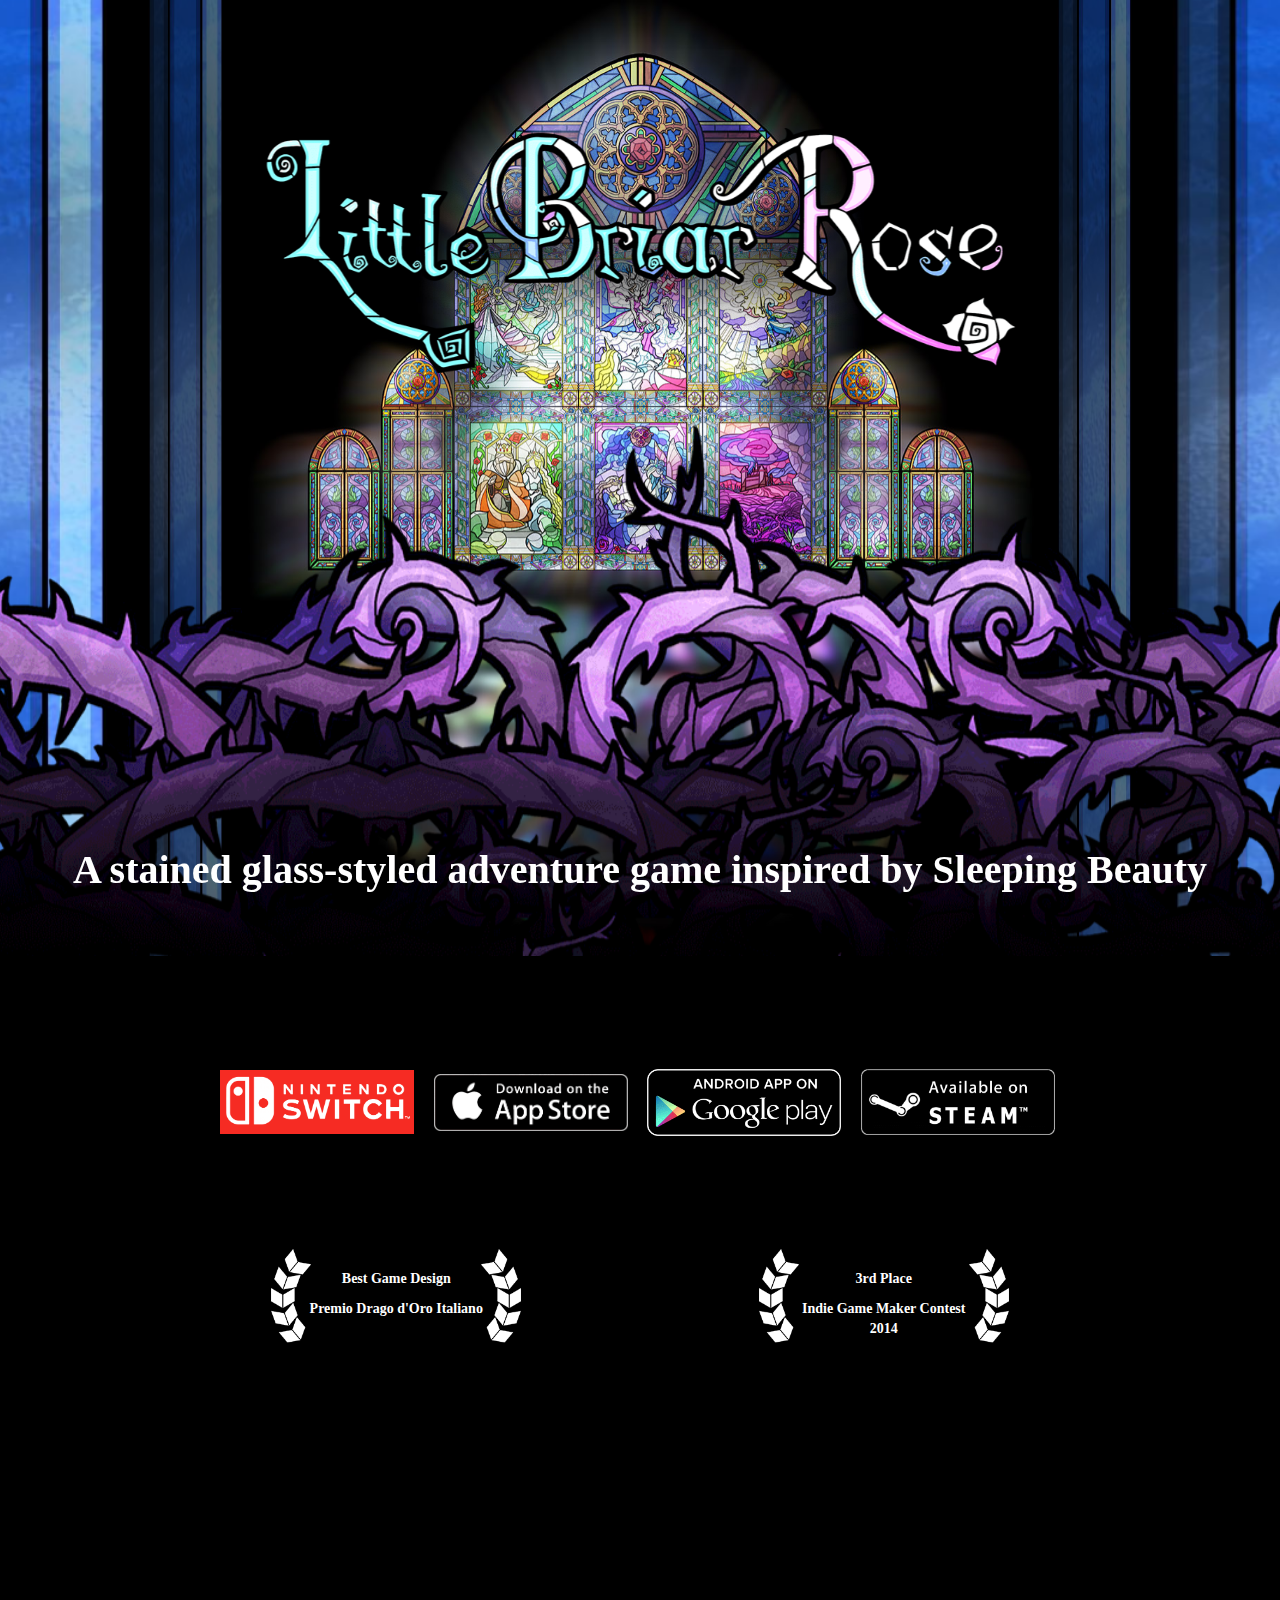
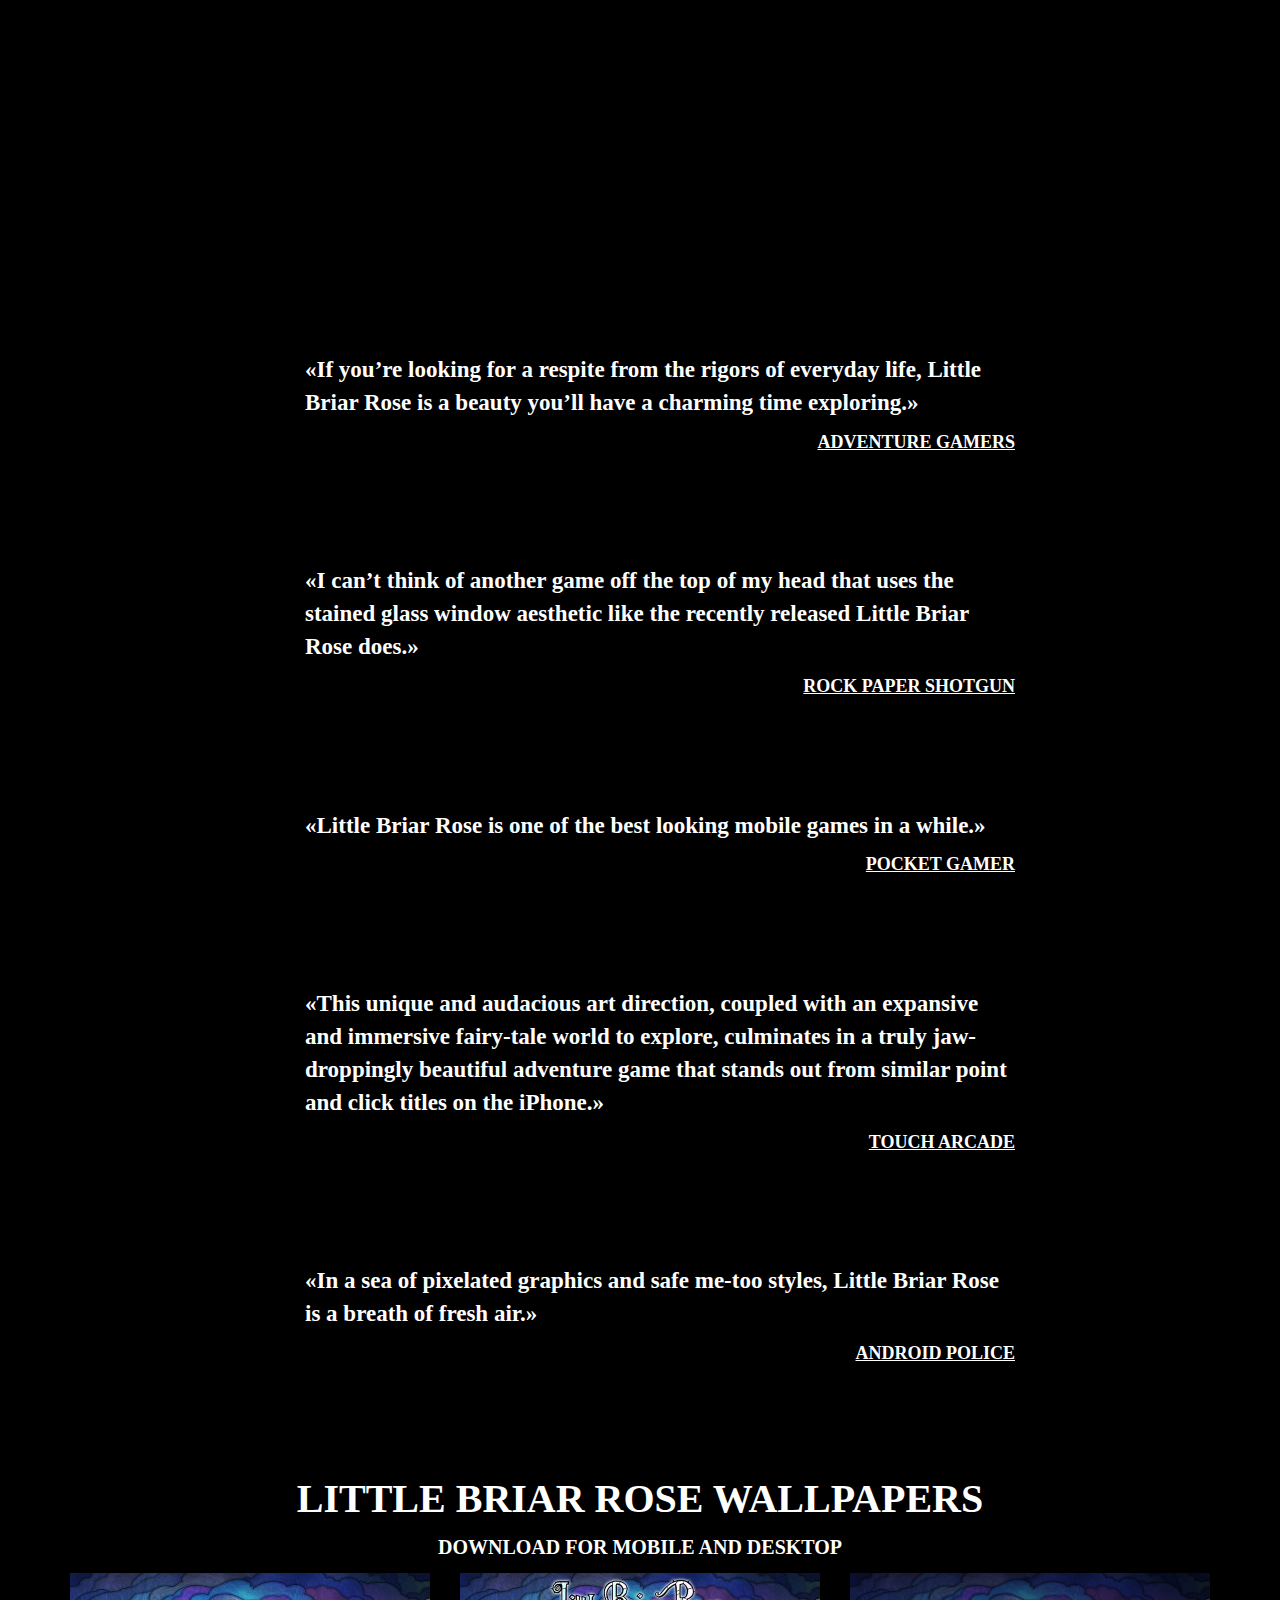
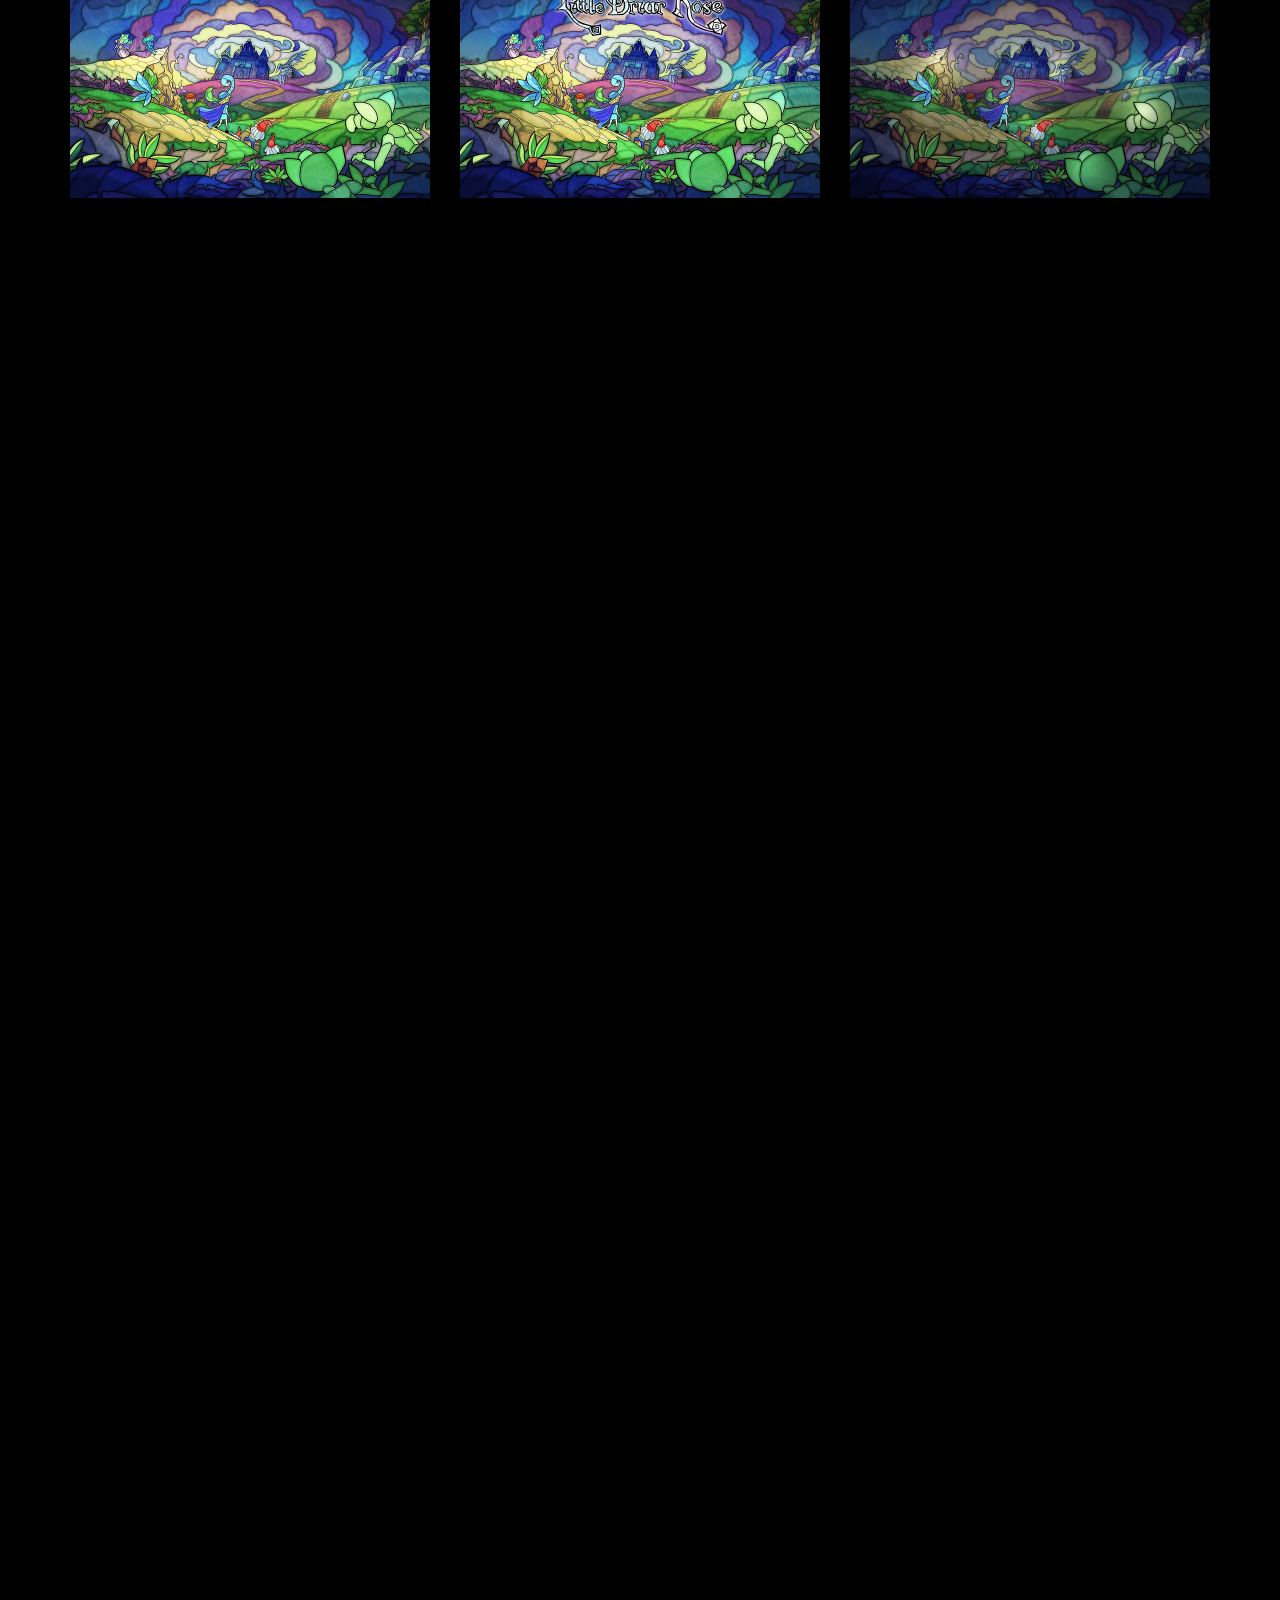
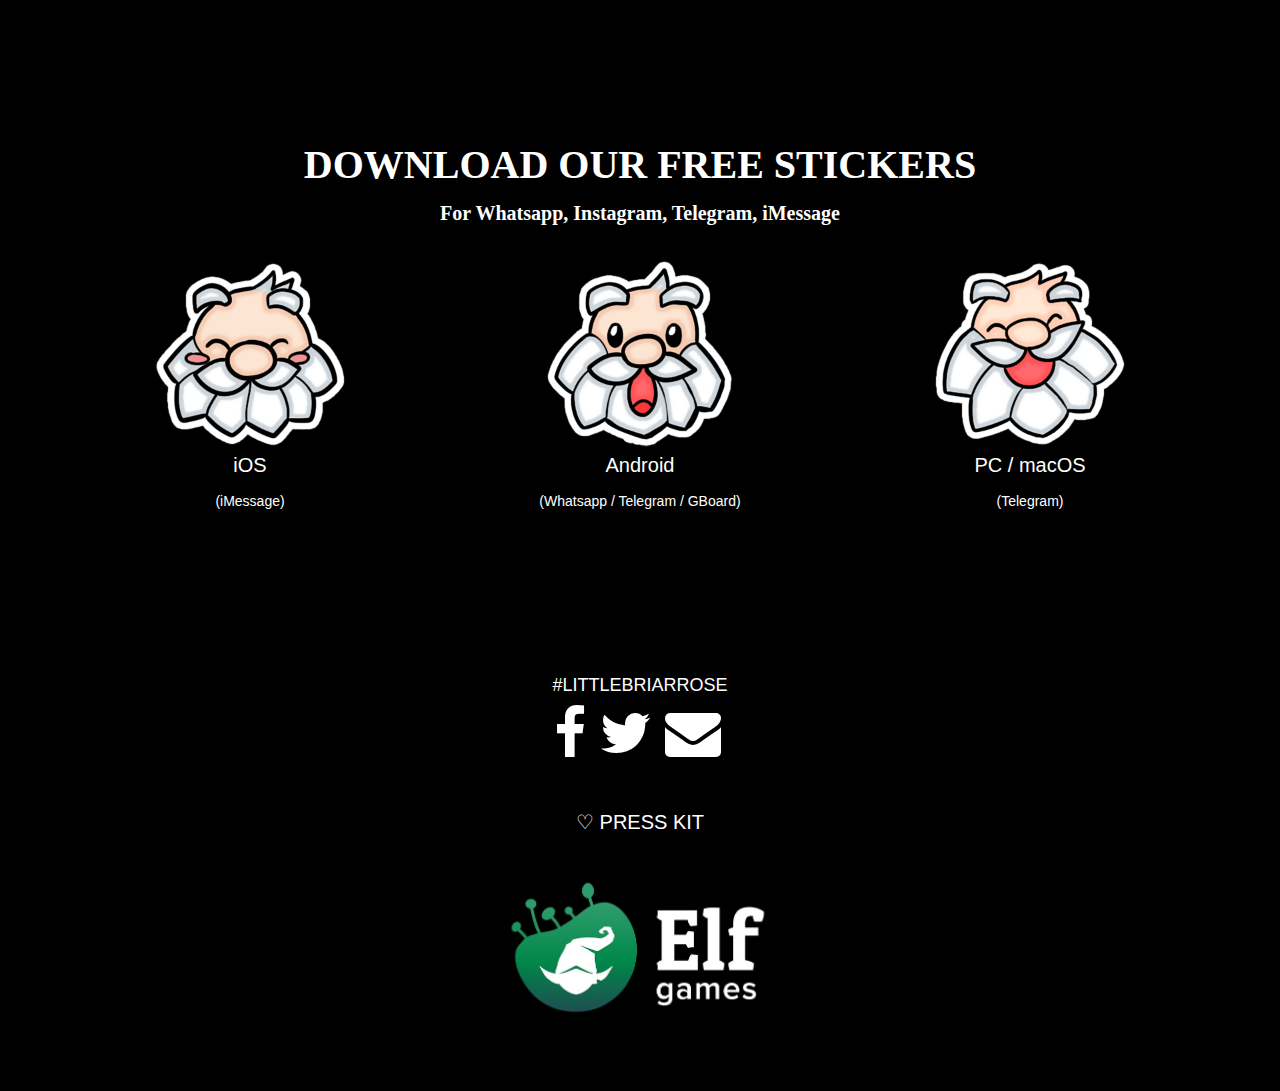
<file: index.html>
<!DOCTYPE html>
<html lang="en">

<head>
  <meta charset="utf-8">
  <meta name="viewport" content="width=device-width, initial-scale=1.0">
  <meta name="description"
    content="Little Briar Rose is a stained glass-styled adventure game inspired by the Sleeping Beauty fairy tale">
  <meta name="keywords" content="adventure game, stained glass game, little briar rose, sleeping beauty">
  <meta name="author" content="Elf Games">

  <title>Little Briar Rose ~ A stained glass-styled adventure game</title>

  <!-- Bootstrap core CSS -->
  <link href="//maxcdn.bootstrapcdn.com/bootstrap/3.1.0/css/bootstrap.min.css" rel="stylesheet">

  <link href="css/stylish-portfolio.css" rel="stylesheet">
  <link href="//cdnjs.cloudflare.com/ajax/libs/font-awesome/4.1.0/css/font-awesome.min.css" rel="stylesheet">
  <link rel="stylesheet" media="screen" href="https://fontlibrary.org/face/bluu" type="text/css" />
  <link rel="shortcut icon" href="favicon.ico">
  <link rel="icon" href="favicon.ico">

  <meta property="og:site_name" content="Little Briar Rose" />
  <meta property="og:image" content="http://www.littlebriarrose.com/img/facebook.jpg" />
  <meta property="og:title" content="Little Briar Rose" />
  <meta property="og:description"
    content="Little Briar Rose is a stained glass-styled adventure game inspired by the Sleeping Beauty fairy tale" />
  <meta property="og:type" content="website" />
  <meta property="og:url" content="http://www.littlebriarrose.com/" />
  <meta name="twitter:card" content="summary_large_image">
  <meta name="twitter:site" content="@BriarRoseGame">
  <meta name="twitter:creator" content="@ElfGamesWorks">
  <meta name="twitter:title" content="Little Briar Rose ~ A stained glass-styled adventure">
  <meta name="twitter:description"
    content="Little Briar Rose is a stained glass-styled adventure game inspired by the Sleeping Beauty fairy tale">
  <meta name="twitter:image" content="http://www.littlebriarrose.com/img/facebook.jpg">
  <meta name="google-site-verification" content="S0AS0vXl9hsLryqd7YHZmI2MjQBY6kAjyX1gw-PyKng" />
  <meta name="msvalidate.01" content="AB26A91A8A22F263D482EBEE0A3BC957" />
</head>

<body>
  <script type="application/ld+json">
{
  "@context": "http://schema.org",
  "@type": "SoftwareApplication",
  "name": "Little Briar Rose",
  "applicationCategory": "http://schema.org/VideoGame",
  "offers": {
    "@type": "Offer",
    "priceCurrency": "USD",
    "price": "4.99",
    "availability": "http://schema.org/InStock"
  },
  "operatingSystem": "iOS,Android,Windows,macOS,Linux,Switch"
}
</script>

  <!-- Full Page Image Header Area -->
  <div id="top" class="header" data-limit-x="100">
    <ul id="scene">
      <li style="text-align: center" class="layer" data-depth="0.05">
        <img style="width: 70%" src="img/background.jpg" alt="">
      </li>

      <li class="layer" data-depth="0.10">
        <img style="opacity: 0.5; left: 200%; position: relative; top: -30px; height: 100vw; width: 5.8vw;"
          src="img/column.jpg" alt="">
      </li>
      <li class="layer" data-depth="0.10">
        <div style="width:100vw"></div>
        <div style="position: absolute; right: 0;">
          <img style="opacity: 0.5; right: 200%; position: relative; top: -30px; height: 100vw; width: 5.8vw;"
            src="img/column.jpg" alt="">
        </div>
      </li>

      <li class="layer" data-depth="0.20">
        <img style="height: 100vw; top: -30px; left: -50%; position: relative" src="img/column.jpg" alt="">
      </li>
      <li class="layer" data-depth="0.20">
        <div style="width: 100vw"></div>
        <div style="position: absolute; right: 0;">
          <img style="right: -50%; position: relative; top: -30px; height: 100vw;" src="img/column.jpg" alt="">
        </div>
      </li>
      <li class="layer" data-depth="0.15">
        <div class="text-center" style="width: 100vw; margin-top: 10vw;">
          <img style="width: 60%" src="img/logo.png" alt="little briar rose logo">
        </div>
      </li>
      <li class="layer" data-depth="0.40">
        <div style="margin-top: 33vw; margin-left: -5vw; text-align: center">
          <img style="width: 120vw" src="img/brambles.png" alt="">
        </div>
      </li>
    </ul>
    <h1 class="text-center subtitle bluu-next">A stained glass-styled adventure game inspired by Sleeping Beauty</h1>
  </div>
  <!-- /Full Page Image Header Area -->


  <div class="portfolio coming">
    <ul class="list-inline stores-list">
      <li>
        <a href="https://www.nintendo.com/games/detail/little-briar-rose-switch/" target="_blank"
          onclick="ga('send', 'event', 'Application', 'download', 'Switch Campaign');">
          <img src="img/store_switch.png" class="active" alt="available on nintendo switch">
        </a>
      </li>
      <li>
        <a data-fix-multilang="https://itunes.apple.com/it/app/little-briar-rose/id1160731868?mt=8"
          href="https://itunes.apple.com/app/little-briar-rose/id1160731868?mt=8" target="_blank"
          onclick="ga('send', 'event', 'Application', 'download', 'iOS Campaign');">
          <img src="img/store_apple.png" class="active" alt="available on apple store">
        </a>
      </li>
      <li>
        <a href="https://play.google.com/store/apps/details?id=net.mangatar.littlebriarrose" target="_blank"
          onclick="ga('send', 'event', 'Application', 'download', 'Android Campaign');">
          <img src="img/store_android.png" class="active" alt="little briar rose is available on google play store">
        </a>
      </li>
      <!--<li>
                <a data-fix-multilang="https://www.amazon.it/Mangatar-Little-Briar-Rose/dp/B01MRLWVOY" href="https://www.amazon.com/Mangatar-Little-Briar-Rose/dp/B01MRLWVOY" target="_blank" onclick="ga('send', 'event', 'Application', 'download', 'Amazon Campaign');">
                    <img src="img/store_amazon.png" class="active" alt="little briar rose is available on amazon">
                </a>
            </li>-->
      <!-- <li>
                <a href="https://gamejolt.com/games/little-briar-rose/253157" target="_blank" onclick="ga('send', 'event', 'Application', 'download', 'GameJolt Campaign');">
                    <img src="img/store_gamejolt.png" class="active" alt="Available on Game Jolt" title="Available on Game Jolt">
                </a>
            </li> -->
      <li>
        <a href="http://store.steampowered.com/app/555290" target="_blank"
          onclick="ga('send', 'event', 'Application', 'download', 'Steam Campaign');">
          <img src="img/store_steam.png" class="active" alt="little briar rose is available on steam">
        </a>
      </li>
    </ul>
  </div>

  <div id="awards" class="portfolio bluu-next">
    <div class="container">
      <div class="row">
        <div class="col-md-offset-1 col-md-5 col-xs-12 col-xs-offset-0">
          <div class="award">
            <p>Best Game Design</p>
            <p>Premio Drago d'Oro Italiano</p>
          </div>
        </div>
        <div class="col-md-5 col-xs-12">
          <div class="award">
            <p>3rd Place</p>
            <p>Indie Game Maker Contest 2014</p>
          </div>
        </div>
      </div>
    </div>
  </div>


  <!-- Intro -->
  <div id="portfolio" class="portfolio">
    <div class="container">
      <div class="wrap-video">
        <div class="videoWrapper">
          <iframe src="http://www.youtube.com/embed/vA3-9PGOydo?rel=0&hd=1" frameborder="0" allowfullscreen></iframe>
        </div>
      </div>
    </div>
  </div>
  <!-- /Intro -->

  <!-- Intro -->
  <div id="quotings" class="portfolio bluu-next">
    <div class="container">
      <div class="row">
        <div class="col-md-offset-2 col-md-8">
          <ul class="quotings">
            <li>
              <p>«If you’re looking for a respite from the rigors of everyday life, Little Briar Rose is a beauty you’ll
                have a charming time exploring.»</p>
              <p class="author text-right">
                <a href="http://www.adventuregamers.com/articles/view/32178" rel="external nofollow"
                  target="_blank">Adventure Gamers</a>
              </p>
            </li>
            <li>
              <p>«I can’t think of another game off the top of my head that uses the stained glass window aesthetic like
                the recently released Little Briar Rose does.»</p>
              <p class="author text-right">
                <a href="https://www.rockpapershotgun.com/2018/08/27/little-briar-rose-is-a-stained-glass-fairy-tale-out-now/"
                  rel="external nofollow" target="_blank">Rock Paper Shotgun</a>
              </p>
            </li>
            <li>
              <p>«Little Briar Rose is one of the best looking mobile games in a while.»</p>
              <p class="author text-right">
                <a href="http://www.pocketgamer.co.uk/r/iPad/Little+Briar+Rose/news.asp?c=72122" rel="external nofollow"
                  target="_blank">Pocket Gamer</a>
              </p>
            </li>
            <li>
              <p>«This unique and audacious art direction, coupled with an expansive and immersive fairy-tale world to
                explore, culminates in a truly jaw-droppingly beautiful adventure game that stands out from similar
                point and click titles on the iPhone.»</p>
              <p class="author text-right">
                <a href="http://toucharcade.com/2016/11/17/little-briar-rose-is-a-point-and-click-adventure-with-stunning-stained-glass-graphics-out-now/"
                  rel="external nofollow" target="_blank">Touch Arcade</a>
              </p>
            </li>
            <!-- <li>
                            <p>«Is there such a thing as love at first sight when it comes to mobile games? Possibly, at least when they offer visuals as stunning as the ones on display in Little Briar Rose.»</p>
                            <p class="author text-right">
                                <a href="http://www.gamezebo.com/2016/11/17/12-new-mobile-games-playing-week-fantastic-beasts/" rel="external nofollow" target="_blank">Gamezebo</a>
                            </p>
                        </li>
                        <li>
                            <p>«Visually, Little Briar Rose is one of the most gorgeous games you’ll end up seeing on the App Store this year.»</p>
                            <p class="author text-right">
                                <a href="http://appadvice.com/review/little-briar-rose" rel="external nofollow" target="_blank">AppAdvice</a>
                            </p>
                        </li>
                        <li>
                            <p>«Immer wieder finden sich kleine Perlen im App Store, die auch uns erfreuen. Dazu zählt aktuell definitiv das Spiel Little Briar Rose.»</p>
                            <p class="author text-right">
                                <a href="http://www.appgefahren.de/little-briar-rose-wunderschoenes-maerchen-abenteuer-um-die-geschichte-von-dornroeschen-187594.html" rel="external nofollow" target="_blank">Appgefahren.de</a>
                            </p>
                        </li>
                        <li>
                            <p>«With its well-crafted looks and smooth-running design, this game truly is a sleeping gem of the mobile gaming world right now.»</p>
                            <p class="author text-right">
                                <a href="http://www.tamworthherald.co.uk/little-briar-rose-review-the-sleeping-gem-of-mobile-gaming/story-29923930-detail/story.html?32226" rel="external nofollow" target="_blank">Tamworth Herald</a>
                            </p>
                        </li> -->
            <!-- <li>
                            <p>«Exquisite hand drawn graphics, beautiful music and a magical Disney touch make this a delightful game to spend time with.»</p>
                            <p class="author text-right">
                                <a href="http://theapptimes.com/little-briar-rose-fairy-tale-game-ios/" rel="external nofollow" target="_blank">The AppTimes</a>
                            </p>
                        </li> -->
            <!-- <li>
                            <p>«Little Briar Rose è il gioco che farei giocare a mio figlio come favola della buonanotte, ma che, alla fine, mi farebbe rimanere sveglio fino a finirlo dopo la messa a letto del pargolo.»</p>
                            <p class="author text-right">
                                <a href="https://theshelter.online/little-briar-rose-ac5930e3f8ef#.cjr273r7k" rel="external nofollow" target="_blank">The Shelter</a>
                            </p>
                        </li> -->
            <li>
              <p>«In a sea of pixelated graphics and safe me-too styles, Little Briar Rose is a breath of fresh air.»
              </p>
              <p class="author text-right">
                <a href="http://www.androidpolice.com/2016/12/04/little-briar-rose-offers-a-grimm-adventure-with-gorgeous-stained-glass-visuals/"
                  rel="external nofollow" target="_blank">Android Police</a>
              </p>
            </li>
            <!-- <li>
                            <p>«Après une petite introduction digne d'un bon Disney très fleur bleue de la bonne époque, vous voilà donc lancé dans une aventure, ou plutôt une réelle quête, vers le château, tel un parcours initiatique pour le prince devant réaliser diverses tâches pour des créatures légendaires que vous rencontrerez afin d'ouvrir le chemin.»</p>
                            <p class="author text-right">
                                <a href="http://www.kickmygeek.com/test-jeu/android/little-briar-rose" rel="external nofollow">KickMyGeek</a>
                            </p>
                        </li> -->
          </ul>
        </div>
      </div>
    </div>
  </div>
  <!-- /Intro -->

  <!-- Wallpapers -->
  <div id="wallpaper" class="portfolio wallpaper text-center">
    <div class="content container">
      <div class="row">
        <div class="col-xs-12">
          <h2 class="bluu-next">LITTLE BRIAR ROSE WALLPAPERS</h2>
          <h3 class="bluu-next">DOWNLOAD FOR MOBILE AND DESKTOP</h3>
        </div>
      </div>
      <div class="row">
        <div class="col-xs-8 col-md-4 col-xs-offset-2 col-md-offset-0">
          <a href="img/wallpapers/Wallpaper-little-briar-rose-01.jpg" download target="_blank"
            onclick="ga('send', 'event', 'Wallpaper', 'download', 'Wallpaper Campaign', 1);">
            <img src="img/wallpapers/Wallpaper-little-briar-rose-01-thumb.jpg" alt="little briar rose wallpaper">
          </a>
        </div>
        <div class="col-xs-8 col-md-4 col-xs-offset-2 col-md-offset-0"
          onclick="ga('send', 'event', 'Wallpaper', 'download', 'Wallpaper Campaign', 2);">
          <a href="img/wallpapers/Wallpaper-little-briar-rose-02.jpg" download target="_blank">
            <img src="img/wallpapers/Wallpaper-little-briar-rose-02-thumb.jpg" alt="little briar rose wallpaper">
          </a>
        </div>
        <div class="col-xs-8 col-md-4  col-xs-offset-2 col-md-offset-0"
          onclick="ga('send', 'event', 'Wallpaper', 'download', 'Wallpaper Campaign', 3);">
          <a href="img/wallpapers/Wallpaper-little-briar-rose-03.jpg" download target="_blank">
            <img src="img/wallpapers/Wallpaper-little-briar-rose-03-thumb.jpg" alt="little briar rose wallpaper">
          </a>
        </div>
      </div>
    </div>
  </div>
  <!-- /Portfolio -->


  <!-- Portfolio -->
  <div id="gallery" class="portfolio">
    <div class="content container">
      <!-- Lightbox Gallery  -->
      <div class="container gallery">
        <div class="row images">
          <div class="col-md-6 col-xs-12"><a href="img/fulls/01.jpg" class="image fit from-left"><img
                src="img/thumbs/01-mermen-lake.jpg" title="The Mermen Lake" alt="Mermen Lake" /></a></div>
          <div class="col-md-6 col-xs-12"><a href="img/fulls/02.jpg" class="image fit from-right"><img
                src="img/thumbs/02-gnomes-village.jpg" title="The Gnomes Village" alt="Gnomes Village" /></a></div>
        </div>
        <div class="row 0% images">
          <div class="col-md-6 col-xs-12"><a href="img/fulls/03.jpg" class="image fit from-left"><img
                src="img/thumbs/03-beautiful-stained-glasses.jpg" title="Intro" alt="Beautiful Stained Glasses" /></a>
          </div>
          <div class="col-md-6 col-xs-12"><a href="img/fulls/04.jpg" class="image fit from-right"><img
                src="img/thumbs/04-little-briar-rose-crossroads.jpg" title="Crossroads"
                alt="Little Briar Rose Crossroads" /></a></div>
        </div>
        <div class="row 0% images">
          <div class="col-md-6 col-xs-12"><a href="img/fulls/05.jpg" class="image fit from-left"><img
                src="img/thumbs/05-stained-glass-game.jpg" title="Spriggans! Spriggans everywhere!"
                alt="Stained Glass Game" /></a></div>
          <div class="col-md-6 col-xs-12"><a href="img/fulls/06.jpg" class="image fit from-right"><img
                src="img/thumbs/06-cooking-game.jpg" title="Cooking Game" alt="Cooking Game" /></a></div>
        </div>
        <div class="row 0% images">
          <div class="col-md-6 col-xs-12"><a href="img/fulls/07.jpg" class="image fit from-left"><img
                src="img/thumbs/07-fishing-game.jpg" title="Got it!" alt="Fishing game" /></a></div>
          <div class="col-md-6 col-xs-12"><a href="img/fulls/08.jpg" class="image fit from-right"><img
                src="img/thumbs/08-Sleeping-Beauty-Game.jpg" title="The Sleeping Beauty"
                alt="Sleeping Beauty Game" /></a></div>
        </div>
      </div>
    </div>
  </div>
  <!-- /Portfolio -->

  <!-- Wallpapers -->
  <div id="stickers" class="portfolio wallpaper text-center">
    <div class="content container">
      <div class="row">
        <div class="col-xs-12">
          <h2 class="bluu-next">DOWNLOAD OUR FREE STICKERS</h2>
          <h3 class="bluu-next">For Whatsapp, Instagram, Telegram, iMessage</h3>
        </div>
      </div>
      <div class="row">
        <div class="col-xs-8 col-md-4 col-xs-offset-2 col-md-offset-0">
          <a href="https://itunes.apple.com/app/little-briar-rose-stickers/id1172762808?mt=8" target="_blank"
            class="sticker">
            <div><img src="/img/stickers/gnome_happy.png" alt="sticker gnome little briar rose"
                style="height: 200px; width: 200px"></div>

            <h3>iOS</h3>(iMessage)
          </a>
        </div>
        <div class="col-xs-8 col-md-4 col-xs-offset-2 col-md-offset-0">
          <a href="https://play.google.com/store/apps/details?id=com.elfgames.LittleBriarRoseStickers" target="_blank"
            class="sticker">
            <div><img src="/img/stickers/gnome_surprised.png" alt="sticker gnome little briar rose"
                style="height: 200px; width: 200px"></div>
            <h3>Android</h3>(Whatsapp / Telegram / GBoard)
          </a>
        </div>
        <div class="col-xs-8 col-md-4  col-xs-offset-2 col-md-offset-0">
          <a href="https://t.me/addstickers/LittleBriarRoseGnomes" target="_blank" class="sticker">
            <div><img src="/img/stickers/gnome_laughing.png" alt="sticker gnome little briar rose"
                style="height: 200px; width: 200px"></div>
            <h3>PC / macOS</h3>(Telegram)
          </a>
        </div>
      </div>
    </div>
  </div>
  <!-- /Portfolio -->

  <!-- Call to Action -->
  <div id="download" class="call-to-action">
    <div class="container">
      <div class="row">
        <div class="col-md-6 col-md-offset-3 text-center">
          <h3 style="font-size: 18px"><a href="https://twitter.com/search?q=%23LITTLEBRIARROSE" rel="external nofollow"
              target="_blank">#LITTLEBRIARROSE</a></h3>
          <ul class="list-inline">
            <li>
              <a href="https://www.facebook.com/LittleBriarRoseGame" target="_blank">
                <i class="fa fa-facebook fa-4x"></i>
              </a>
            </li>
            <li>
              <a href="https://twitter.com/BriarRoseGame" target="_blank">
                <i class="fa fa-twitter fa-4x"></i>
              </a>
            </li>
            <li>
              <a href="https://elfgames.com/contact/">
                <i class="fa fa-envelope fa-4x"></i>
              </a>
            </li>
          </ul>
          <br />
          <h3>
            <a href="http://elfgames.com/presskit/sheet.php?p=little_briar_rose" target="_blank">♡ PRESS KIT</a>
          </h3>
          <br />
        </div>
        <div style="text-align: center">
          <ul class="list-inline">
            <li>
              <a href="http://elfgames.com" target="_blank">
                <img style="max-width: 300px" src="img/elfgames.jpg" alt="elf games">
              </a>
            </li>
          </ul>
        </div>
      </div>
    </div>
  </div>
  <!-- /Call to Action -->
  <script>
    (function (i, s, o, g, r, a, m) {
    i['GoogleAnalyticsObject'] = r; i[r] = i[r] || function () {
      (i[r].q = i[r].q || []).push(arguments)
    }, i[r].l = 1 * new Date(); a = s.createElement(o),
      m = s.getElementsByTagName(o)[0]; a.async = 1; a.src = g; m.parentNode.insertBefore(a, m)
    })(window, document, 'script', 'https://www.google-analytics.com/analytics.js', 'ga');

    ga('create', 'UA-72315923-3', 'auto');
    ga('send', 'pageview');

  </script>

  <!-- JavaScript -->
  <script type="text/javascript" src="js/parallax.js"></script>
  <script src="//code.jquery.com/jquery-1.11.0.min.js"></script>
  <script type="text/javascript" src="js/jquery.poptrox.min.js"></script>
  <script type="text/javascript" src="js/jquery.scrollex.min.js"></script>

  <!-- Custom JavaScript for the Side Menu and Smooth Scrolling -->
  <script type="text/javascript">
    var scene = document.getElementById('scene');
    var parallax = new Parallax(scene);

    var lang = navigator.language || navigator.userLanguage;

    if (lang.indexOf('it') === 0) {
      $('[data-fix-multilang]').each(function () {
        var url = $(this).attr('data-fix-multilang');
        $(this).attr('href', url);
      });
    }

    $('#gallery')
      .scrollex({
        top: '30vh',
        bottom: '30vh',
        delay: 0,
        initialize: function () {

          var t = $(this);

          t.find('.row.images')
            .addClass('inactive');

        },
        terminate: function () {

          var t = $(this);

          t.find('.row.images')
            .removeClass('inactive');

        },
        enter: function () {
          var t = $(this),
            rows = t.find('.row.images'),
            length = rows.length,
            n = 0;

          rows.each(function () {
            var row = $(this);
            window.setTimeout(function () {
              row.removeClass('inactive');
            }, 100 * (length - n++));
          });

        }
      });

    $('.gallery').poptrox({
      baseZIndex: 10001,
      useBodyOverflow: false,
      usePopupEasyClose: false,
      overlayColor: '#000',
      overlayOpacity: 0.65,
      usePopupDefaultStyling: false,
      usePopupCaption: true,
      popupLoaderText: '',
      usePopupNav: true
    });
  </script>
</body>

</html>
</file>
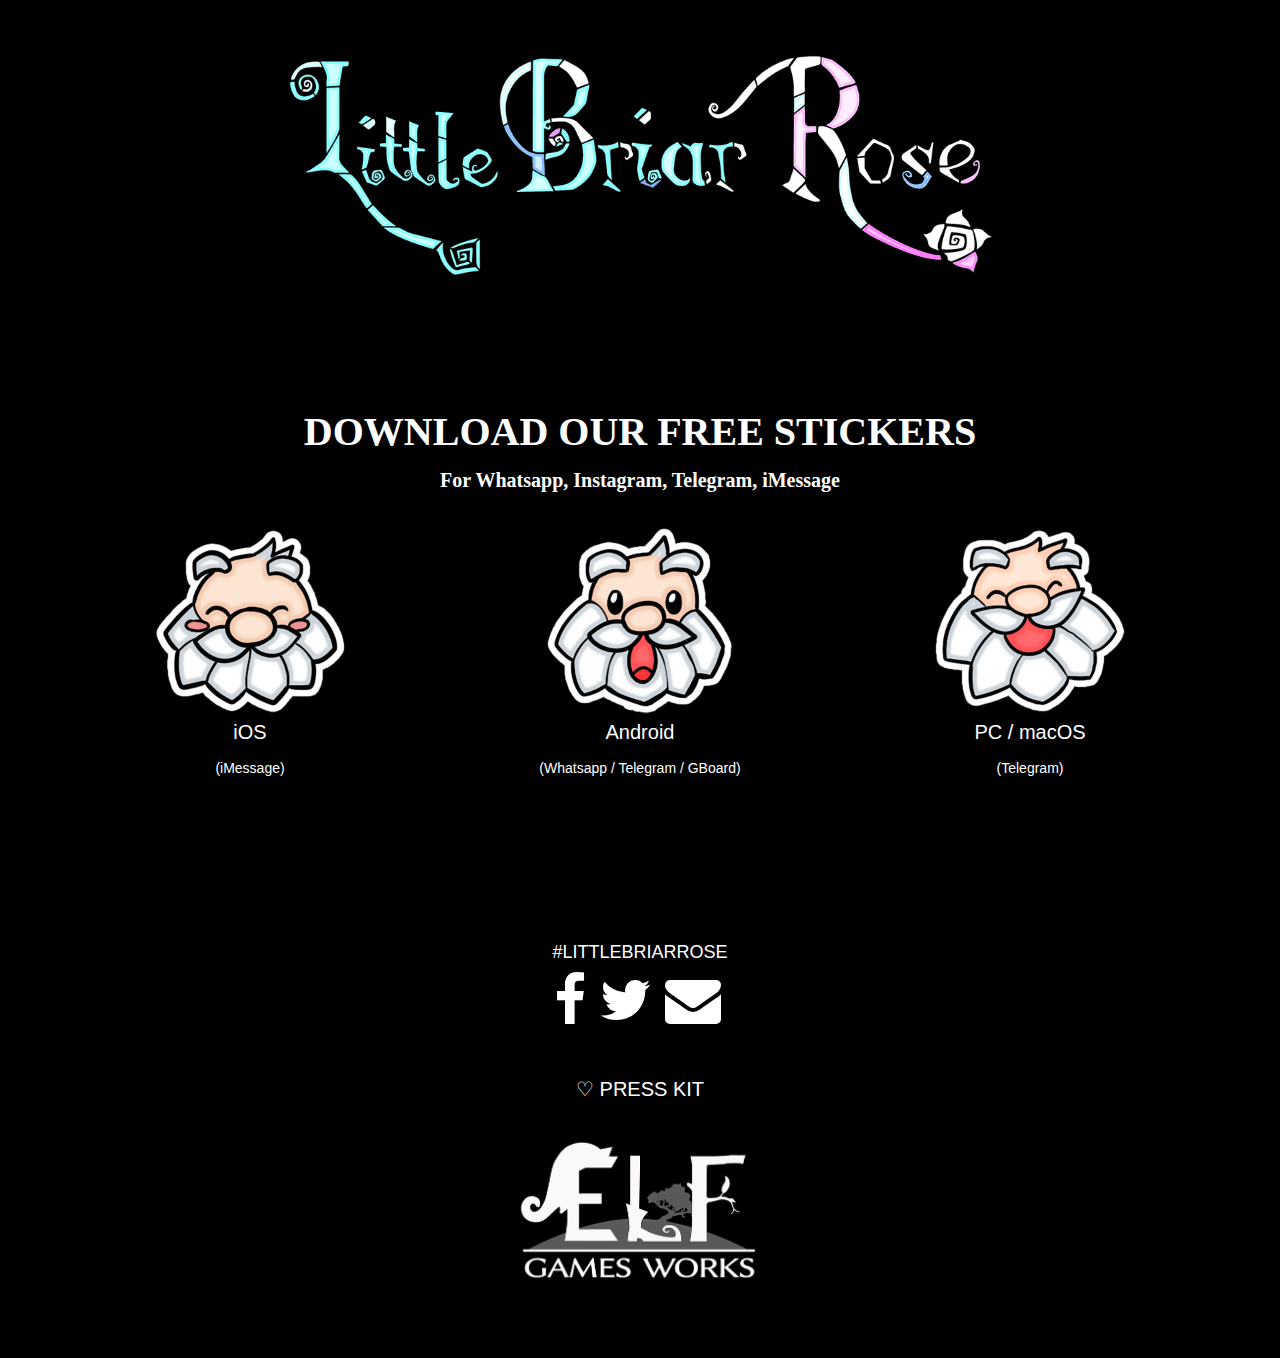
<file: stickers/index.html>
<!DOCTYPE html>
<html lang="en">

<head>
    <meta charset="utf-8">
    <meta name="viewport" content="width=device-width, initial-scale=1.0">
    <meta name="description" content="Little Briar Rose is a stained glass-styled adventure game inspired by the Sleeping Beauty fairy tale">
    <meta name="keywords" content="adventure game, stained glass game, little briar rose, sleeping beauty">
    <meta name="author" content="Elf Games Works">

    <title>Download free stickers - Little Briar Rose</title>

    <!-- Bootstrap core CSS -->
    <link href="//maxcdn.bootstrapcdn.com/bootstrap/3.1.0/css/bootstrap.min.css" rel="stylesheet">

    <link href="/css/stylish-portfolio.css" rel="stylesheet">
    <link href="//cdnjs.cloudflare.com/ajax/libs/font-awesome/4.1.0/css/font-awesome.min.css" rel="stylesheet">
    <link rel="stylesheet" media="screen" href="https://fontlibrary.org/face/bluu" type="text/css"/>
    <link rel="shortcut icon" href="favicon.ico">
    <link rel="icon" href="favicon.ico">

    <meta property="og:site_name" content="Little Briar Rose" />
    <meta property="og:image" content="http://www.littlebriarrose.com/img/facebook.jpg" />
    <meta property="og:title" content="Little Briar Rose" />
    <meta property="og:description" content="Little Briar Rose is a stained glass-styled adventure game inspired by the Sleeping Beauty fairy tale" />
    <meta property="og:type" content="website" />
    <meta property="og:url" content="http://www.littlebriarrose.com/stickers/"/>
    <meta name="twitter:card" content="summary_large_image">
    <meta name="twitter:site" content="@BriarRoseGame">
    <meta name="twitter:creator" content="@ElfGamesWorks">
    <meta name="twitter:title" content="Download free stickers - Little Briar Rose">
    <meta name="twitter:description" content="Download our free stickers, inspired by Little Briar Rose">
    <meta name="twitter:image" content="http://www.littlebriarrose.com/img/facebook.jpg">
    <meta name="google-site-verification" content="S0AS0vXl9hsLryqd7YHZmI2MjQBY6kAjyX1gw-PyKng" />
    <meta name="msvalidate.01" content="AB26A91A8A22F263D482EBEE0A3BC957" />
</head>
<body>
<link rel="publisher" href="https://plus.google.com/106313916804363957149">
<script type="application/ld+json">
{
  "@context": "http://schema.org",
  "@type": "SoftwareApplication",
  "name": "Little Briar Rose",
  "applicationCategory": "http://schema.org/VideoGame",
  "offers": {
    "@type": "Offer",
    "priceCurrency": "USD",
    "price": "4.99",
    "availability": "http://schema.org/InStock"
  },
  "operatingSystem": "iOS,Android,Windows,macOS,Linux"
}
</script>
    <div class="portfolio wallpaper text-center">
      <a href="/"><img src="/img/logo.png" style="max-width: 90%; width: 720px"></a>
    </div>
    <!-- Wallpapers -->
    <div id="stickers" class="portfolio wallpaper text-center">
        <div class="content container">
            <div class="row">
                <div class="col-xs-12">
                    <h2 class="bluu-next">DOWNLOAD OUR FREE STICKERS</h2>
                    <h3 class="bluu-next">For Whatsapp, Instagram, Telegram, iMessage</h3>
                </div>
            </div>
            <div class="row">
                <div class="col-xs-8 col-md-4 col-xs-offset-2 col-md-offset-0">
                    <a href="https://itunes.apple.com/app/little-briar-rose-stickers/id1172762808?mt=8" target="_blank" class="sticker">
                      <div><img src="/img/stickers/gnome_happy.png" alt="sticker gnome little briar rose" style="height: 200px; width: 200px"></div>

                      <h3>iOS</h3>(iMessage)
                    </a>
                </div>
                <div class="col-xs-8 col-md-4 col-xs-offset-2 col-md-offset-0">
                    <a href="https://play.google.com/store/apps/details?id=com.elfgames.LittleBriarRoseStickers" target="_blank" class="sticker">
                      <div><img src="/img/stickers/gnome_surprised.png" alt="sticker gnome little briar rose" style="height: 200px; width: 200px"></div>
                      <h3>Android</h3>(Whatsapp / Telegram / GBoard)
                    </a>
                </div>
                <div class="col-xs-8 col-md-4  col-xs-offset-2 col-md-offset-0">
                  <a href="https://t.me/addstickers/LittleBriarRoseGnomes" target="_blank" class="sticker">
                    <div><img src="/img/stickers/gnome_laughing.png" alt="sticker gnome little briar rose" style="height: 200px; width: 200px"></div>
                  <h3>PC / macOS</h3>(Telegram)
                </a>
                </div>
            </div>
        </div>
    </div>
    <!-- /Portfolio -->

    <!-- Call to Action -->
    <div id="download" class="call-to-action">
        <div class="container">
            <div class="row">
                <div class="col-md-6 col-md-offset-3 text-center">
                    <h3 style="font-size: 18px"><a href="https://twitter.com/search?q=%23LITTLEBRIARROSE" rel="external nofollow" target="_blank">#LITTLEBRIARROSE</a></h3>
                    <ul class="list-inline">
                        <li>
                            <a href="https://www.facebook.com/LittleBriarRoseGame" target="_blank">
                                <i class="fa fa-facebook fa-4x"></i>
                            </a>
                        </li>
                        <li>
                            <a href="https://twitter.com/BriarRoseGame" target="_blank">
                                <i class="fa fa-twitter fa-4x"></i>
                            </a>
                        </li>
                        <li>
                            <a href="mailto:elfgamesworks@gmail.com">
                                <i class="fa fa-envelope fa-4x"></i>
                            </a>
                        </li>
                    </ul>
                    <br/>
                    <h3>
                        <a href="http://www.elfgamesworks.com/presskit/sheet.php?p=little_briar_rose" target="_blank">♡ PRESS KIT</a>
                    </h3>
                    <br/>
                </div>
                <div style="text-align: center">
                    <ul class="list-inline">
                        <li>
                            <a href="http://www.elfgamesworks.com" target="_blank">
                                <img style="max-width: 300px" src="/img/elfgamesworks.png" alt="elf games works">
                            </a>
                        </li>
                    </ul>
                </div>
            </div>
        </div>
    </div>
    <!-- /Call to Action -->

    <script>
      (function(i,s,o,g,r,a,m){i['GoogleAnalyticsObject']=r;i[r]=i[r]||function(){
      (i[r].q=i[r].q||[]).push(arguments)},i[r].l=1*new Date();a=s.createElement(o),
      m=s.getElementsByTagName(o)[0];a.async=1;a.src=g;m.parentNode.insertBefore(a,m)
      })(window,document,'script','https://www.google-analytics.com/analytics.js','ga');

      ga('create', 'UA-72315923-3', 'auto');
      ga('send', 'pageview');

    </script>

    <!-- JavaScript -->
    <script type="text/javascript" src="/js/parallax.js"></script>
    <script src="//code.jquery.com/jquery-1.11.0.min.js"></script>
    <script type="text/javascript" src="/js/jquery.poptrox.min.js"></script>
    <script type="text/javascript" src="/js/jquery.scrollex.min.js"></script>
</body>
</html>
</file>
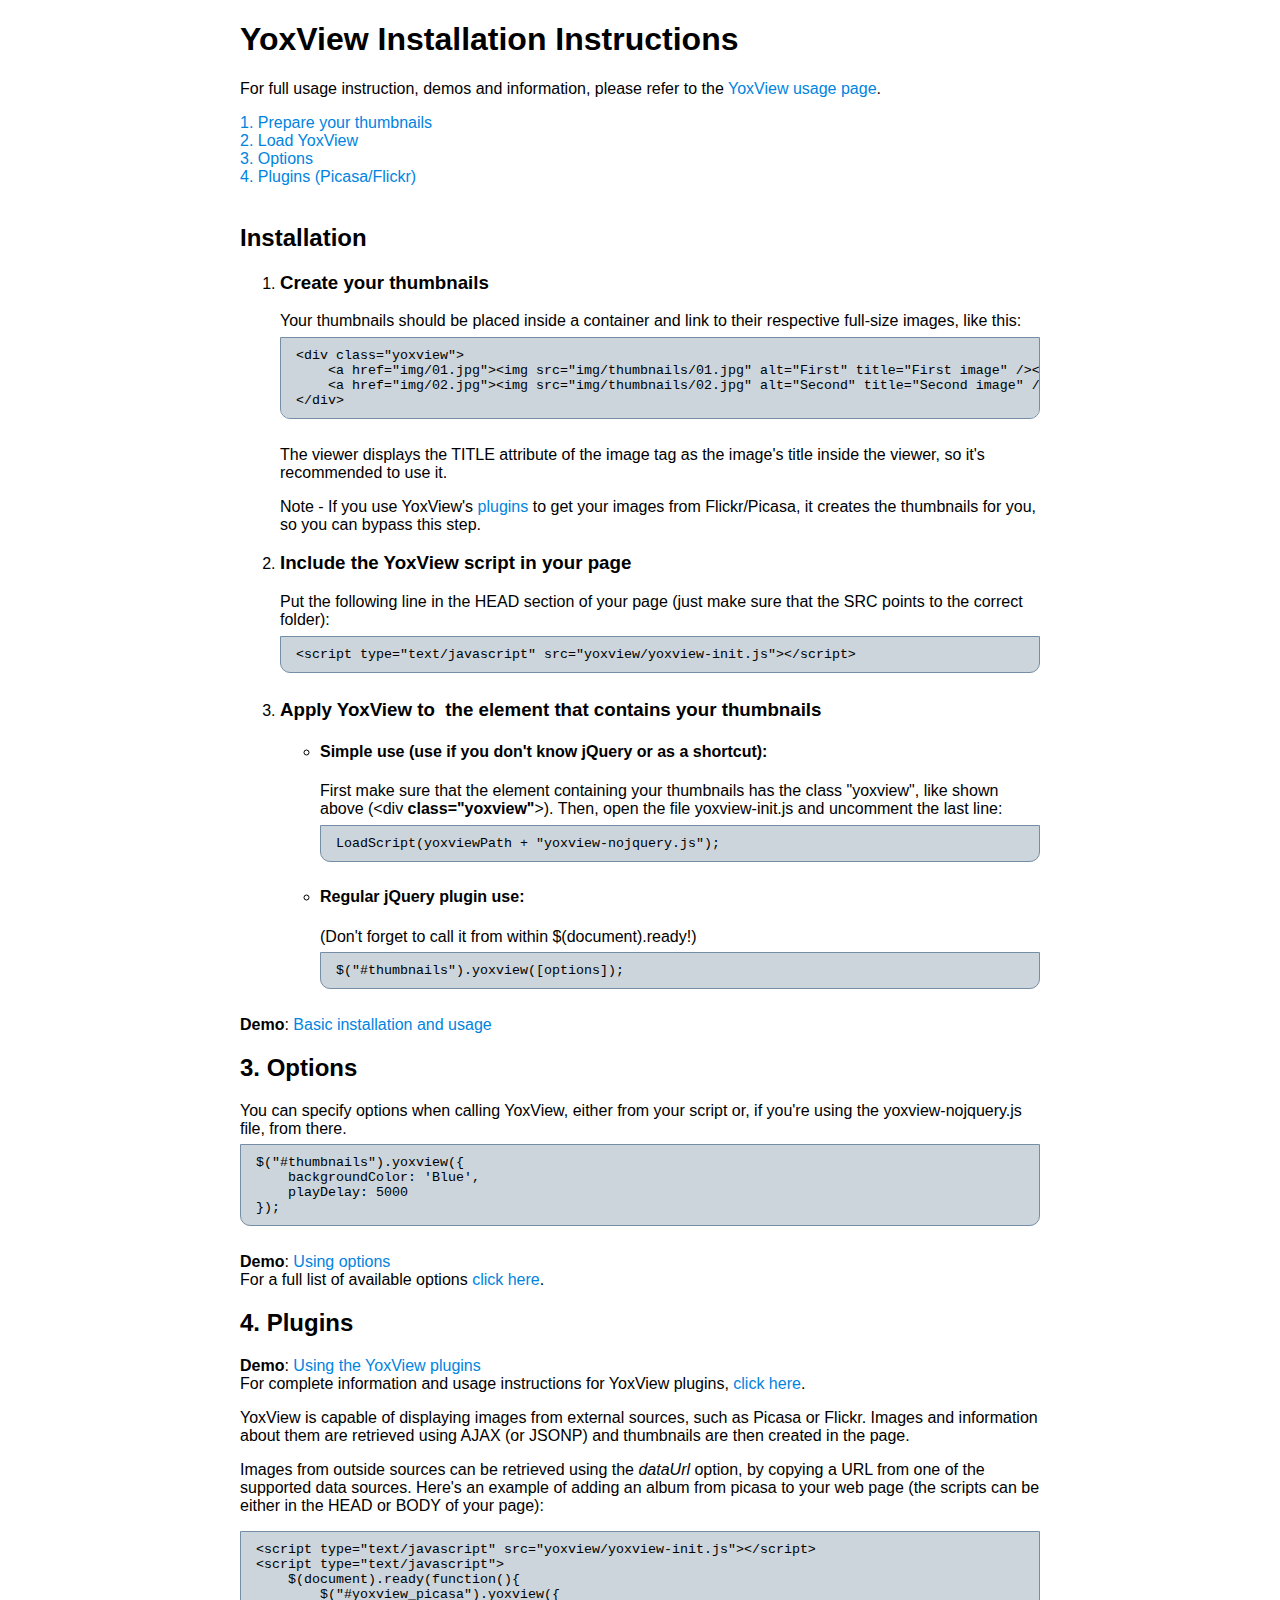
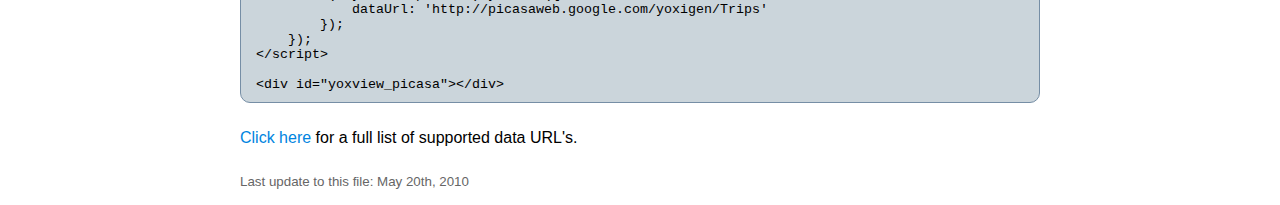
<file: yoxview/install.htm>
<!DOCTYPE html PUBLIC "-//W3C//DTD XHTML 1.0 Transitional//EN" "http://www.w3.org/TR/xhtml1/DTD/xhtml1-transitional.dtd">
<html xmlns="http://www.w3.org/1999/xhtml" >
<head>
    <title>YoxView Installation Instructions</title>
    <style type="text/css">
        body{ margin-bottom: 1em; font-family: Arial, Sans-Serif; }
        #main{ width: 800px; margin: 0 auto;}
        pre{ 
            font-family: Courier New;
	        font-size: 10pt;
	        background: #c7d2d8;
	        background: rgba(102, 133, 150, 0.34);
	        border: solid 1px #768ea5;
	        padding: 10px 15px;
	        margin-top: 0.5em;
	        margin-bottom: 2em;
	        color: Black;
	        overflow: auto;
	        -moz-border-radius: 10px;
	        -moz-border-radius-topright: 0;
	        -moz-border-radius-topleft: 0;
	        -webkit-border-radius: 10px;
	        -webkit-border-top-left-radius: 0;
	        -webkit-border-top-right-radius: 0;
	    }
	    a{ color: #0084e0; text-decoration: none;}
        a:hover{ text-decoration: underline; }
        p#lastUpdate{ font-size: smaller; margin-top: 2em; color: #666; }
    </style>
</head>
<body>
<div id="main">
    <h1>YoxView Installation Instructions</h1>
    <p>For full usage instruction, demos and information, please refer to the <a href="http://yoxigen.com/yoxview/usage.aspx">
        YoxView usage page</a>.</p>
    <a href="#thumbnails">
    1. Prepare your thumbnails<br />
    </a><a href="#load">2. Load YoxView</a><br />
    <a href="#options">
    3. Options<br />
    </a><a href="#plugins">
    4. Plugins (Picasa/Flickr)</a><br /><br />
    
    <h2 id="installation">Installation</h2>
<ol>
    <li>
        <h3>Create your thumbnails</h3>
        Your thumbnails should be placed inside a container and link to their respective full-size images, like this:
<pre>&lt;div class="yoxview"&gt;
    &lt;a href="img/01.jpg"&gt;&lt;img src="img/thumbnails/01.jpg" alt="First" title="First image" /&gt;&lt;/a&gt;
    &lt;a href="img/02.jpg"&gt;&lt;img src="img/thumbnails/02.jpg" alt="Second" title="Second image" /&gt;&lt;/a&gt;
&lt;/div&gt;
</pre>
<p>The viewer displays the TITLE attribute of the image tag as the image's title inside the viewer, so it's recommended to use it.</p>
<p>Note - If you use YoxView's <a href="#plugins">plugins</a> to get your images from Flickr/Picasa, it creates the thumbnails for you, so you can bypass this step.</p>
    </li>
    <li>
        <h3>Include the YoxView script in your page</h3>
        Put the following line in the HEAD section of your page (just make sure that the
        SRC points to the correct folder):<br />
        <pre class="script">&lt;script type="text/javascript" src="yoxview/yoxview-init.js"&gt;&lt;/script&gt;</pre>
    </li>
    <li>
        <h3>Apply YoxView to &nbsp;the element that contains your thumbnails</h3>
        <ul>
            <li><h4>Simple use (use if you don't know jQuery or as a shortcut):</h4>
                First make sure that the element containing your thumbnails has the class "yoxview",
                like shown above (&lt;div <strong>class="yoxview"</strong>&gt;). Then, 
                open the file yoxview-init.js and uncomment the last line:<br />
                <pre class="script">LoadScript(yoxviewPath + "yoxview-nojquery.js");</pre>
            </li>
            <li>
                <h4>Regular jQuery plugin use:</h4>
                (Don't forget to call it from within $(document).ready!)
                <pre>$("#thumbnails").yoxview([options]);</pre>
            </li>
        </ul>
    </li>
</ol>
<span class="demo"><strong>Demo</strong>: <a href="http://www.yoxigen.com/yoxview/demo/demo - basic usage.html">Basic installation and usage</a></span>
<h2 id="options">3. Options</h2>
   You can specify options when calling YoxView, either from your script or, if you're using the yoxview-nojquery.js file, from there.
<pre>$("#thumbnails").yoxview({
    backgroundColor: 'Blue',
    playDelay: 5000
});</pre>
<span class="demo"><strong>Demo</strong>: <a href="http://www.yoxigen.com/yoxview/demo/demo - customizing with options.html">Using options</a></span><br />
    For a full list of available options <a href="http://yoxigen.com/yoxview/usage.aspx#options">
        click here</a>.
        <h2 id="plugins">4. Plugins</h2>
        <span class="demo"><strong>Demo</strong>: <a href="http://www.yoxigen.com/yoxview/demo/demo - using plugins.html">Using the YoxView plugins</a></span><br />
        For complete information and usage instructions for YoxView plugins, <a href="http://yoxigen.com/yoxview/plugins.aspx">
        click here</a>.
        <p> YoxView is capable of displaying images from external sources, such as Picasa or Flickr. Images and information about them are retrieved using AJAX (or JSONP) and thumbnails are then created in the page.</p>
        <p>Images from outside sources can be retrieved using the <em>dataUrl</em> option,
        by copying a URL from one of the supported data sources.
    Here's an example of adding an album from picasa to your web page (the scripts can
    be either in the HEAD or BODY of your page):</p>
    <pre>&lt;script type="text/javascript" src="yoxview/yoxview-init.js"&gt;&lt;/script&gt;
&lt;script type="text/javascript"&gt;
    $(document).ready(function(){
        $("#yoxview_picasa").yoxview({ 
            dataUrl: 'http://picasaweb.google.com/yoxigen/Trips'
        });
    });
&lt;/script&gt;

&lt;div id="yoxview_picasa"&gt;&lt;/div&gt;</pre>
    <a href="http://yoxigen.com/yoxview/plugins.aspx#urlsTable">
Click here</a> for a full list of supported data URL's.
    <p id="lastUpdate">
        Last update to this file: May 20th, 2010
    </p>
    </div>
</body>
</html>
</file>
<file: css/stylish-portfolio.css>
/* Global Styles */

html,
body {
  font-family: Gibson, "Helvetica Neue", HelveticaNeue, Helvetica, Arial, sans-serif
;
  height: 100%;
  width: 100%;
}
body {
  overflow-x: hidden;
}
h2, h3, h4, p {
  color: white;
}

a {
  color: white;
}

a:hover {
  color: #6ba6d9;
  text-decoration: none;
}

.margin-bottom {
  margin-bottom: 80px;
}

.btn-menu {
  background: #DDD;
  border-color: #AAA;
  /* Firefox */
  -moz-transition-property: all;
  -moz-transition-duration: .5s;
  /* WebKit */
  -webkit-transition-property: all;
  -webkit-transition-duration: .5s;
  /* Opera */
  -o-transition-property: all;
  -o-transition-duration: .5s;
  /* Standard */
  transition-property: all;
  transition-duration: .5s;
}

.btn-menu:hover {
  background: #3276b1;
  border-color: #357ebd;
}

.btn-circle {
    width: 70px;
    height: 70px;
    margin-top: 15px;
    padding: 7px 16px;
    border: 2px solid #FFF;
    border-radius: 35px;
    font-size: 40px;
    color: #FFF;
    background: transparent;
    -webkit-transition: all .3s ease-in-out;
    -moz-transition: all .3s ease-in-out;
    transition: all .3s ease-in-out;
}

.btn-circle:hover,
.btn-circle:focus {
    outline: none;
    color: #3276b1;
    background: rgba(255,255,255,0.1);
}


.vert-text {
  display: table-cell;
  vertical-align: middle;
  text-align: center;
}

.menu-img-icon {
  width: 32px;
}

.bottom-text {
  vertical-align: bottom;
  padding-bottom: 5%;
}

.vert-text h1 {
  padding: 0;
  margin: 0;
  font-size: 4.5em;
  font-weight: 700;
}

/* Side Menu */

#sidebar-wrapper {
  margin-right: -250px;
  right: 0;
  width: 250px;
  background: #222;
  position: fixed;
  height: 100%;
  overflow-y: auto;
  z-index: 1000;
  -webkit-transition: all 0.4s ease 0s;
  -moz-transition: all 0.4s ease 0s;
  -ms-transition: all 0.4s ease 0s;
  -o-transition: all 0.4s ease 0s;
  transition: all 0.4s ease 0s;
}

.sidebar-nav {
  position: absolute;
  top: 0;
  width: 250px;
  list-style: none;
  margin: 0;
  padding: 0;
}

.sidebar-nav li {
  line-height: 40px;
  text-indent: 20px;
}

.sidebar-nav li a {
  color: #999999;
  display: block;
  text-decoration: none;
}

.sidebar-nav li a:hover {
  color: #fff;
  background: rgba(255,255,255,0.2);
  text-decoration: none;
}

.sidebar-nav li a:active,
.sidebar-nav li a:focus {
  text-decoration: none;
}

.sidebar-nav > .sidebar-brand {
  height: 55px;
  line-height: 55px;
  font-size: 18px;
}

.sidebar-nav > .sidebar-brand a {
  color: #999999;
}

.sidebar-nav > .sidebar-brand a:hover {
  color: #fff;
  background: none;
}

#menu-toggle {
  top: 0;
  right: 0;
  position: fixed;
  z-index: 10;
}

#sidebar-wrapper.active {
  right: 250px;
  width: 250px;
  -webkit-transition: all 0.4s ease 0s;
  -moz-transition: all 0.4s ease 0s;
  -ms-transition: all 0.4s ease 0s;
  -o-transition: all 0.4s ease 0s;
  transition: all 0.4s ease 0s;
}

.toggle {
  margin: 5px 5px 0 0;
}

/* Full Page Image Header Area */

.header {
  display: table;
  /*height: 100%;*/
  width: 100%;
  position: relative;
  background: black;
}

.header .subtitle {
  position: absolute;
  bottom: 5vw;
  padding: 0;
  width: 100%;
  font-size: 40px;
  color: white;
}

.cover
{
  /*background-color: rgba(0, 0, 0, 0.3);*/
  position:absolute;
  top:0;
  left:0;
  z-index: 1;
  width:100%;
  height:100%;
}
.cover h1 {
  margin-top: 40px;
  font-weight: normal;
  font-style: normal;
  text-align: center;
  font-size: 100px;
  font-size: 10vw;
  color: white;
  text-shadow:
     -2px -2px 10px #000,
      2px -2px 10px #000,
      -2px 2px 10px #000,
       2px 2px 10px #000;
}

/*.cover:hover {
  background-color: transparent;
}*/


/* Intro */

.intro {
  background: #DDF;
  color: #000;
  position:relative;
  text-align: center;
  height: 300px;
}

.intro-gray {
  background: #3a9681;
}

.intro h2 {
  margin-bottom: 30px;
}

.circle-container {
  position: relative;
}

.circle-container .line {
  width: 50%;
  max-height: 10px;
  height: 10%;
  background-color: #fff;
  position: absolute;
  top: 50%;
  -ms-transform: translate(0,-50%);
  -webkit-transform: translate(0,-50%);
  transform: translate(0,-50%);
}

.circle-container .right {
  right: 0;
}

.circle-container .left {
  left: 0;
}

@media(max-width: 768px) {
  .intro .descriptions {
    font-size: 0.6em;
  }
}

.intro .descriptions .date {
  margin: 0;
  color: white;
}

.circle {
  display: inline-block;
  position: relative;
  max-width: 50px;
  width: 50%;
}
.dummy-circle-height {
  margin-top: 100%;
}

.circle-inner {
  position: absolute;
  z-index: 2;
  top: 0;
  bottom: 0;
  left: 0;
  right: 0;
  background-color: silver;
  border-radius: 999px;
}

/* Services */

.services {
  background: #7fbbda;
  padding: 50px 0;
  color: #ffffff;
}

.service-item {
  margin-bottom: 15px;
}

i.service-icon {
  border: 3px solid #ffffff;
  border-radius: 50%;
  display: inline-block;
  font-size: 56px;
  width: 140px;
  height: 140px;
  line-height: 136px;
  vertical-align: middle;
  text-align: center;
}


.intro.high {
  height: 350px;
}

/* Callout */

.callout {
  color: #FFF;
  display: table;
  height: 315px;
  width: 100%;
  background: url(../img/callout.jpg) no-repeat center center fixed;
  -webkit-background-size: cover;
  -moz-background-size: cover;
  -o-background-size: cover;
  background-size: cover;
  -webkit-text-shadow: 0 0 2px #000;
  -moz-text-shadow: 0 0 2px #000;
  text-shadow: 0 0 2px #000;
}

.callout h3 {
  margin-top: 100px;
}

/* Portfolio */

.portfolio {
  background: #000;
  padding: 50px 0;
}

.portfolio-item {
  margin-bottom: 25px;
}

.img-portfolio {
  margin: 0 auto;
}


/* Call to Action */

.call-to-action {
  color: #ffffff;
  background: #000;
  padding: 50px 0;
}

.call-to-action .btn {
  margin: 10px;
}

/* Map */

.map {
  height: 500px;
}

/* Footer */

footer {
  text-align: center;
  /*padding: 100px 0;*/
  background: #DDF;
}

.top-scroll {
  margin-top: 50px;
}

.top-scroll a {
  text-decoration: none;
  color: inherit;
}

i.scroll {
  color: #333333;
}

i.scroll:hover {
  color: #0a5175;
}
/* Responsive */

.left-position {
  float: left;
}

.video-container {
  position: absolute;
  overflow:hidden;
  width: 100%;
  height: 100%;
  background-image: url('homepage.jpg');
  background-size: cover;
  background-position: top center;
}

#video-background {
  position: absolute;
  min-width: 100%;
  min-height: 100%;
  width: auto;
  height: auto;
  overflow: hidden;
}

.btn-scroll-down {
  position: relative;
  z-index: 2;
}

#background-video-container {
  display: inline-block;
  /*position: relative;
  width: 100%;
  height: 100%;*/
  position: relative;
}

#background-video {
  position: absolute;
  top: 0;
  bottom: 0;
  left: 0;
  right: 0;
  background-color: silver;
}

.video-placeholder {
  margin-top: 100%;
}

.green {
  background-color: #60de6f;
}

.orange {
  background-color: orange;
}

.yellow {
  background-color: #ffeb43;
}

.blue {
  background-color: #289de0;
}

@media (max-width: 768px) {

  .header {
	  /*background: url(../img/bg-mobile.jpg) no-repeat center center scroll;*/
    background-color: #000;
  }

  .header .subtitle {
    font-size: 20px;
  }

  .callout {
	  background: url(../img/callout.jpg) no-repeat center center scroll;
  }

  .map {
	  height: 75%;
  }

}

ul#scene {
  overflow: hidden;
  padding: 0;
}

.coming h2 {
  color: white;
  font-size: 70px;
  text-align: center;
}

.coming ul {
  padding-top: 50px;
  text-align: center;
}

.coming .stores-list img {
  padding: 3px;
  width: 100%;
  opacity: 0.5;
  max-width: 200px;
}

.coming .stores-list img.active {
  opacity: 1;
}

.wrap-video {
  margin: 0 auto;
  max-width: 640px;
}

.videoWrapper {
  position: relative;
  padding-bottom: 56.25%; /* 16:9 */
  padding-top: 25px;
  height: 0;
}
.videoWrapper iframe {
  position: absolute;
  top: 0;
  left: 0;
  width: 100%;
  height: 100%;
}

#gallery .col-md-6 {
  padding: 0;
}

.percent75 {
  width: 75%;
}

#gallery .row.images .image {
  -moz-transition: all 1s ease;
  -webkit-transition: all 1s ease;
  -ms-transition: all 1s ease;
  transition: all 1s ease;
  -moz-transform: translateZ(0);
  -webkit-transform: translateZ(0);
  -ms-transform: translateZ(0);
  transform: translateZ(0);
  position: relative;
  top: 0;
  left: 0;
  opacity: 1.0;
}

#gallery img {
  width: 100%;
}

#gallery .row.images.inactive .image {
  opacity: 0;
}

#gallery .row.images.inactive .image.from-left {
  left: -14em;
}

#gallery .row.images.inactive .image.from-right {
  left: 14em;
}

#gallery .row.images.inactive .image.from-top {
  top: -7em;
}

#gallery .row.images.inactive .image.from-bottom {
  top: 7em;
}

h3 {
  font-size: 20px;
}

.bluu-next {
  font-family: BluuNextBold;
  font-weight: bold;
  font-style: normal;
}

/* Poptrox */

.poptrox-popup {
  -moz-box-sizing: content-box;
  -webkit-box-sizing: content-box;
  -ms-box-sizing: content-box;
  box-sizing: content-box;
  background: #fff;
  padding-bottom: 3em;
  box-shadow: 0 0.1em 0.15em 0 rgba(0, 0, 0, 0.15);
}

.poptrox-popup .loader {
  position: absolute;
  top: 50%;
  left: 50%;
  margin: -1em 0 0 -1em;
  width: 2em;
  height: 2em;
  display: block;
  font-size: 2em;
}

.poptrox-popup .loader:before {
  -moz-animation: spinner-rotate 0.75s infinite linear !important;
  -webkit-animation: spinner-rotate 0.75s infinite linear !important;
  -ms-animation: spinner-rotate 0.75s infinite linear !important;
  animation: spinner-rotate 0.75s infinite linear !important;
  -moz-osx-font-smoothing: grayscale;
  -webkit-font-smoothing: antialiased;
  font-family: FontAwesome;
  font-style: normal;
  font-weight: normal;
  text-transform: none !important;
  color: #ececec;
  content: '\f1ce';
  cursor: default;
  display: block;
  height: 2em;
  left: 0;
  line-height: 2em;
  position: absolute;
  text-align: center;
  top: 0;
  width: 2em;
}

.poptrox-popup .caption {
  position: absolute;
  bottom: 0;
  left: 0;
  background: #fff;
  width: 100%;
  height: 3em;
  line-height: 2.8em;
  text-align: center;
  cursor: default;
  z-index: 1;
  font-size: 0.9em;
}

.poptrox-popup .nav-next,
.poptrox-popup .nav-previous {
  -moz-transition: opacity 0.2s ease-in-out;
  -webkit-transition: opacity 0.2s ease-in-out;
  -ms-transition: opacity 0.2s ease-in-out;
  transition: opacity 0.2s ease-in-out;
  position: absolute;
  top: 0;
  width: 100px;
  height: 100%;
  opacity: 0;
  cursor: pointer;
  background: rgba(0, 0, 0, 0.01);
  -webkit-tap-highlight-color: rgba(255, 255, 255, 0);
}

.poptrox-popup .nav-next:before,
.poptrox-popup .nav-previous:before {
  content: '';
  position: absolute;
  width: 96px;
  height: 64px;
  background: url("images/poptrox-nav.svg");
  top: calc(50% - 1.5em);
  margin: -32px 0 0 0;
}

.poptrox-popup:hover .nav-next,
.poptrox-popup:hover .nav-previous {
  opacity: 0.5;
}

.poptrox-popup:hover .nav-next:hover,
.poptrox-popup:hover .nav-previous:hover {
  opacity: 1.0;
}

.poptrox-popup .nav-previous:before {
  -moz-transform: scaleX(-1);
  -webkit-transform: scaleX(-1);
  -ms-transform: scaleX(-1);
  transform: scaleX(-1);
  -ms-filter: "FlipH";
  filter: FlipH;
}

.poptrox-popup .nav-next {
  right: -100px;
}

.poptrox-popup .nav-next:before {
  right: 0;
}

.poptrox-popup .nav-previous {
  left: -100px;
}

.poptrox-popup .nav-previous:before {
  left: 0;
}

@media (max-width: 768px) {
  .poptrox-popup .nav-next,
  .poptrox-popup .nav-previous {
    width: 50%;
  }

  .poptrox-popup .nav-next {
    right: 0;
  }

  .poptrox-popup .nav-previous {
    left: 0;
  }
}

.poptrox-popup .closer {
  -moz-transition: opacity 0.2s ease-in-out;
  -webkit-transition: opacity 0.2s ease-in-out;
  -ms-transition: opacity 0.2s ease-in-out;
  transition: opacity 0.2s ease-in-out;
  position: absolute;
  top: 0;
  right: 0;
  width: 64px;
  height: 64px;
  text-indent: -9999px;
  z-index: 2;
  opacity: 0;
  -webkit-tap-highlight-color: rgba(255, 255, 255, 0);
}

.poptrox-popup .closer:before {
  content: '';
  display: block;
  position: absolute;
  right: 16px;
  top: 16px;
  width: 40px;
  height: 40px;
  border-radius: 100%;
  box-shadow: inset 0 0 0 2px #fff;
  background: url("images/poptrox-closer.svg") center center;
  color: #fff !important;
}

.poptrox-popup:hover .closer {
  opacity: 0.5;
}

.poptrox-popup:hover .closer:hover {
  opacity: 1.0;
}

.wallpaper {
  padding-bottom: 80px;
}

.wallpaper h2 {
  margin: 0;
  font-size: 40px;
  padding-bottom: 15px;
}

.wallpaper h3 {
  margin: 0;
  font-size: 20px;
  color: white;
  padding-bottom: 15px;
}

.wallpaper img {
  width: 100%;
}

#gallery {
  overflow: hidden;
}

.quotings {
  color: white;
  font-size: 23px;
  list-style-type: none;
}

.quotings li {
  padding-bottom: 100px;
}

.quotings li:last-child {
  padding-bottom: 0;
}

.quotings .author {
  text-transform: uppercase;
  font-size: 18px;
}

.quotings .author a {
  text-decoration: underline;
}

.award {
  padding: 20px 35px;
  text-align: center;
  width: 250px;
  margin: auto;
  position: relative;
}
.award::before {
  position: absolute;
  top: 0;
  left: 0;
  display: block;
  width: 40px;
  height: 100px;
  content: '';
  background: url(../img/wreath_left.png) no-repeat;
  background-size: contain;
}

.award::after {
  position: absolute;
  display: block;
  top: 0;
  right: 0;
  width: 40px;
  height: 100px;
  content: '';
  background: url(../img/wreath_right.png) no-repeat;
  background-size: contain;
}

.sticker {
  cursor: pointer;
  display: block;
  transition: all 200ms;
  margin-top: 15px;
  margin-bottom: 15px;
}

.sticker:hover {
  transform: scale(1.05);
}
</file>
